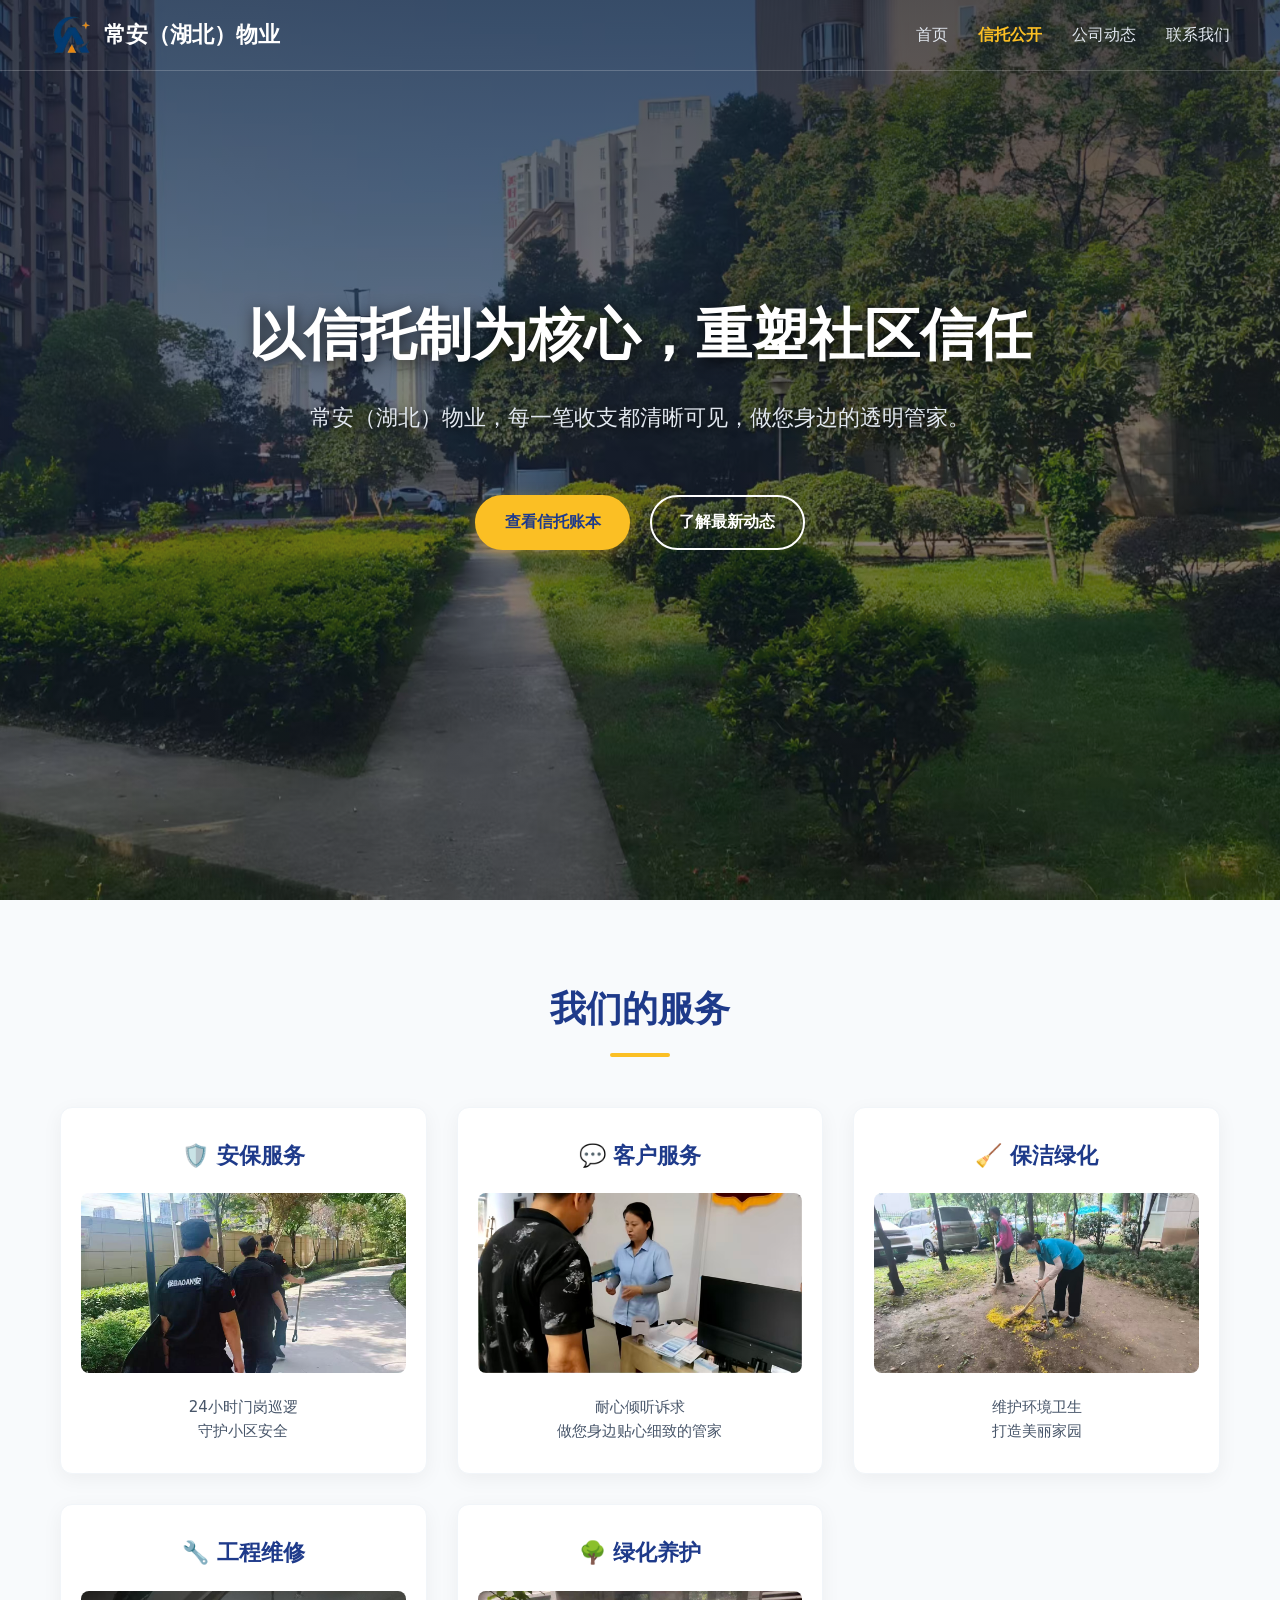
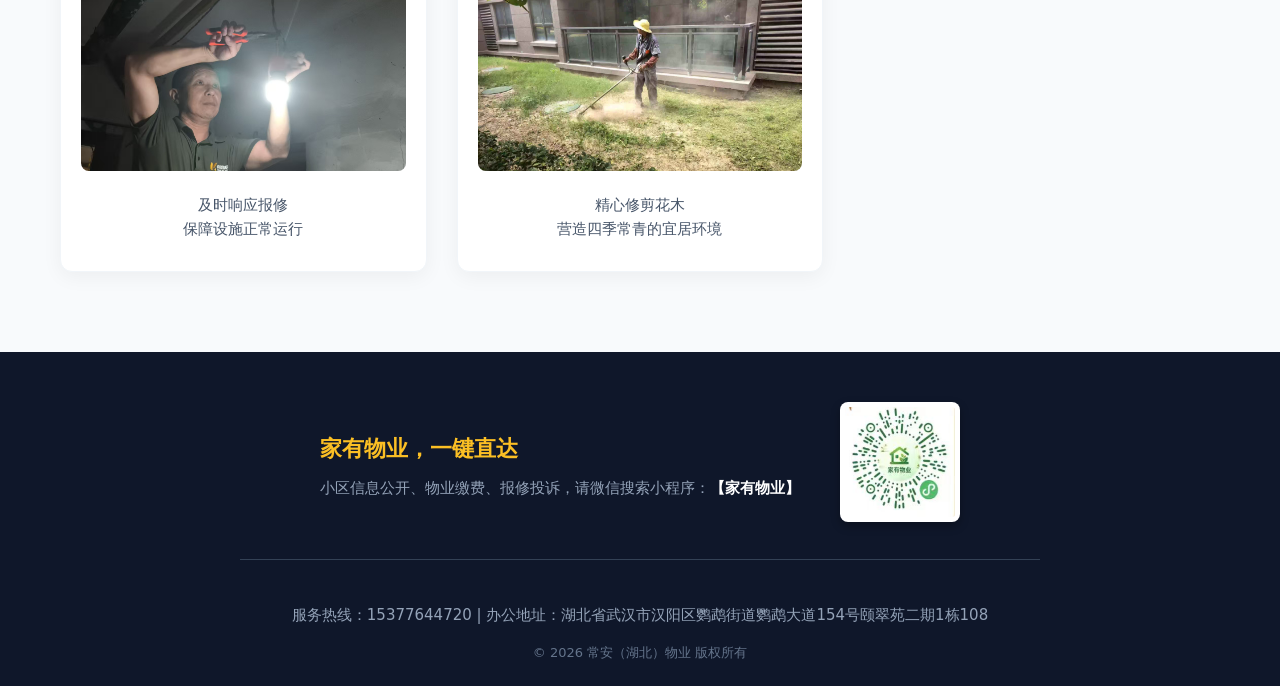
<file: index.html>
<!DOCTYPE html>
<html lang="zh-CN">
<head>
    <meta charset="UTF-8">
    <meta name="viewport" content="width=device-width, initial-scale=1.0">
    <title>常安（湖北）物业 - 智慧社区领航者</title>
    <link rel="stylesheet" href="style.css?v=1.1">
    <style>
    /* 手机端最高指令：强行覆盖所有外部CSS */
    @media (max-width: 768px) {
        .hero-section {
            height: auto !important; /* 解除高度锁定，让内容自己撑开 */
            min-height: 100vh !important; /* 让它至少占满一屏 */
            padding-bottom: 40px !important; /* 底部留点空隙 */
        }
        .hero-content h1 {
            font-size: 22px !important; /* 强制变小！ */
            letter-spacing: 0px !important;
            line-height: 1.4 !important;
        }
        .hero-content p {
            font-size: 13px !important;
            margin-bottom: 15px !important;
        }
        .hero-buttons {
            flex-direction: column !important;
            width: 80% !important;
            gap: 15px !important;
        }
        .hero-buttons a {
            width: 100% !important;
            padding: 10px 0 !important;
            font-size: 14px !important;
        }
    }
</style>
</head>
<body>
    <!-- ================= 首屏大图与导航栏连体 ================= -->
    <header class="hero-section">
        
        <!-- 1. 导航栏放在大图里面 -->
        <nav class="navbar">
            <div class="logo">
                <img src="images/logo/logo.png" alt="常安物业">
                <span>常安（湖北）物业</span>
            </div>
            <ul class="nav-links">
                <li><a href="index.html">首页</a></li>
                <li><a href="trust.html" class="highlight">信托公开</a></li>
                <li><a href="news.html">公司动态</a></li>
                <li><a href="#contact">联系我们</a></li>
            </ul>
        </nav>

        <!-- 2. 文字内容放在导航栏下方 -->
        <div class="hero-content">
            <h1>以信托制为核心，重塑社区信任</h1>
            <p>常安（湖北）物业，每一笔收支都清晰可见，做您身边的透明管家。</p>
            <div class="hero-buttons">
                <a href="trust.html" class="btn-gold">查看信托账本</a>
                <a href="news.html" class="btn-outline">了解最新动态</a>
            </div>
        </div>

    </header>
    <!-- 下面接着是你原来的 <section id="services"> 等等... -->

    <!-- 核心服务区（5个卡片一个不少） -->
    <section id="services" class="section services">
        <h2>我们的服务</h2>
        <div class="service-cards">
           <div class="card">
                <h3>🛡️ 安保服务</h3>
                <img src="images/team/ba1.jpg" alt="安保">
                <p>24小时门岗巡逻<br>守护小区安全</p>
            </div>
            <div class="card">
                <h3>💬 客户服务</h3>
                <img src="images/team/kf1.jpg" alt="客服">
                <p>耐心倾听诉求<br>做您身边贴心细致的管家</p>
            </div>
            <div class="card">
                <h3>🧹 保洁绿化</h3>
                <img src="images/team/bj1.jpg" alt="保洁">
                <p>维护环境卫生<br>打造美丽家园</p>
            </div>
            <div class="card">
                <h3>🔧 工程维修</h3>
                <img src="images/team/gc1.jpg" alt="工程">
                <p>及时响应报修<br>保障设施正常运行</p>
            </div>
            <div class="card">
                <h3>🌳 绿化养护</h3>
                <img src="images/team/lh1.jpg" alt="绿化">
                <p>精心修剪花木<br>营造四季常青的宜居环境</p>
            </div>
        </div>
    </section>

    <!-- 底部信息 -->
    <footer id="contact" class="footer">
        <div class="footer-top">
            <div class="footer-mini-info">
                <h3>家有物业，一键直达</h3>
                <p>小区信息公开、物业缴费、报修投诉，请微信搜索小程序：<strong>【家有物业】</strong></p>
            </div>
            <div class="footer-mini-img">
                <img src="images/mini-program/qrcode.jpg" alt="小程序码">
            </div>
        </div>
        <div class="footer-bottom">
            <p>服务热线：15377644720 | 办公地址：湖北省武汉市汉阳区鹦鹉街道鹦鹉大道154号颐翠苑二期1栋108</p>
            <p class="copyright">© 2026 常安（湖北）物业 版权所有</p>
        </div>
    </footer>
</body>
</html>
</file>
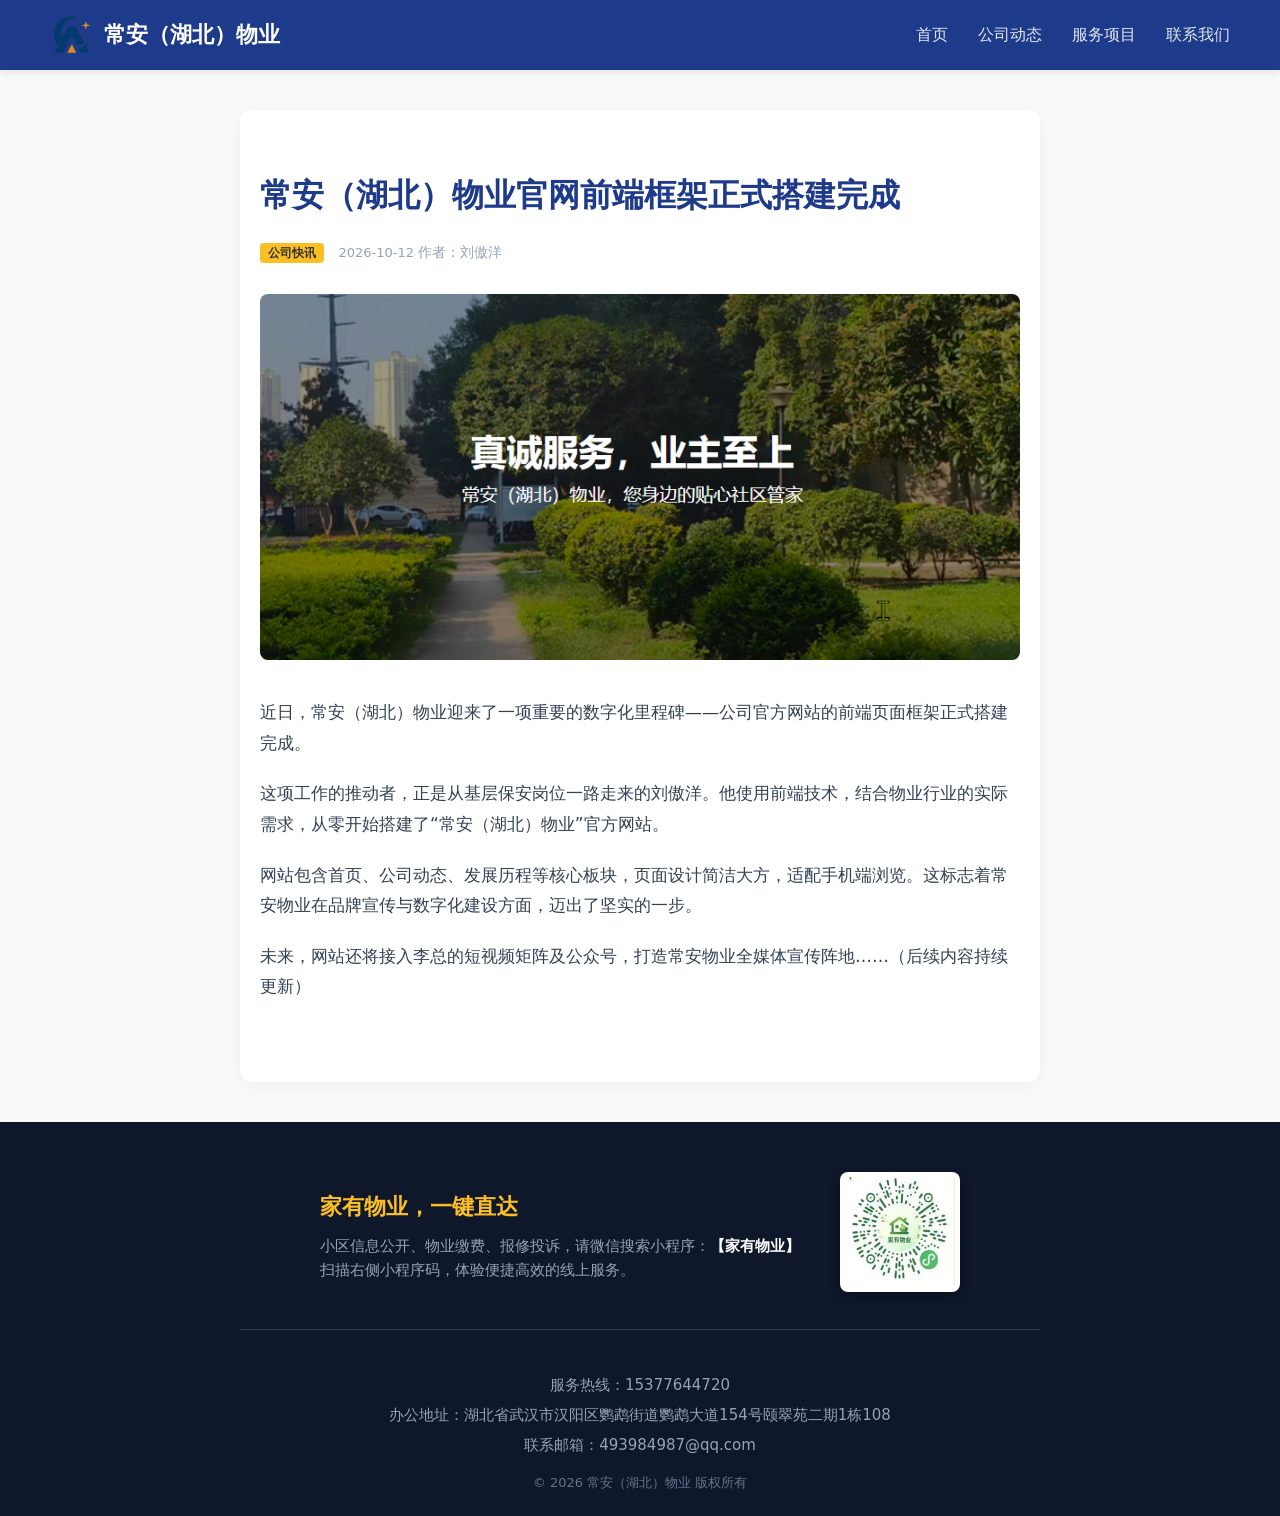
<file: news-detail.html>
<!DOCTYPE html>
<html lang="zh-CN">
<head>
    <meta charset="UTF-8">
    <meta name="viewport" content="width=device-width, initial-scale=1.0">
    <title>公司新闻 - 常安物业</title>
    <!-- 引入你的样式文件 -->
    <link rel="stylesheet" href="style.css">
    
    <!--网页图标（Favicon） -->
    <link rel="icon" type="image/png" href="images/logo.png">
</head>
<body>

  <!-- ================= 顶部导航栏 ================= -->
<nav class="navbar">
    <div class="logo">
        <img src="images/logo/logo.png" alt="常安（湖北）物业">
        <span>常安（湖北）物业</span>
    </div>
    <ul class="nav-links">
        <li><a href="index.html">首页</a></li>
        <li><a href="news.html">公司动态</a></li>
        <li><a href="index.html#services">服务项目</a></li>
        <li><a href="index.html#contact">联系我们</a></li>
    </ul>
</nav>
    <!-- ================= 2. 首屏欢迎区 ================= -->
   
   

    <!-- ================= 4. 核心服务区（Flexbox核心应用） ================= -->
    <!-- ================= 新闻详情区 ================= -->
<section class="section news-detail">
    <!-- 文章标题 -->
    <h1 class="article-title">常安（湖北）物业官网前端框架正式搭建完成</h1>
    
    <!-- 文章元信息（日期、作者、标签） -->
    <div class="article-meta">
        <span class="tag">公司快讯</span>
        <span class="date">2026-10-12</span>
        <span class="author">作者：刘傲洋</span>
    </div>

    <!-- 文章配图（先放个占位图） -->
    <img src="images/news/news1.png" alt="新闻配图" class="article-img">

    <!-- 文章正文 -->
    <div class="article-content">
        <p>近日，常安（湖北）物业迎来了一项重要的数字化里程碑——公司官方网站的前端页面框架正式搭建完成。</p>
        <p>这项工作的推动者，正是从基层保安岗位一路走来的刘傲洋。他使用前端技术，结合物业行业的实际需求，从零开始搭建了“常安（湖北）物业”官方网站。</p>
        <p>网站包含首页、公司动态、发展历程等核心板块，页面设计简洁大方，适配手机端浏览。这标志着常安物业在品牌宣传与数字化建设方面，迈出了坚实的一步。</p>
        <p>未来，网站还将接入李总的短视频矩阵及公众号，打造常安物业全媒体宣传阵地……（后续内容持续更新）</p>
    </div>
</section>
    <!-- ================= 5. 底部信息（页脚） ================= -->
     <!-- ================= 底部小程序区（转化钩子） ================= -->
<!-- ================= 底部信息（页脚）合并版 ================= -->
<footer id="contact" class="footer">
    
    <!-- 1. 小程序合并区：左文字，右二维码 -->
    <div class="footer-top">
        <div class="footer-mini-info">
            <h3>家有物业，一键直达</h3>
            <p>小区信息公开、物业缴费、报修投诉，请微信搜索小程序：<strong>【家有物业】</strong></p>
            <p>扫描右侧小程序码，体验便捷高效的线上服务。</p>
        </div>
        <div class="footer-mini-img">
            <!-- 这里放你的小程序码图片 -->
            <img src="images/mini-program/qrcode.jpg" alt="家有物业小程序码">
        </div>
    </div>

       <!-- 2. 传统联系方式与版权 -->
    <div class="footer-bottom">
        <p>服务热线：15377644720</p>
        <p>办公地址：湖北省武汉市汉阳区鹦鹉街道鹦鹉大道154号颐翠苑二期1栋108</p>
        <p>联系邮箱：493984987@qq.com</p>
        <p class="copyright">© 2026 常安（湖北）物业 版权所有</p>
    </div>
</footer>
</body>
</html>
</file>
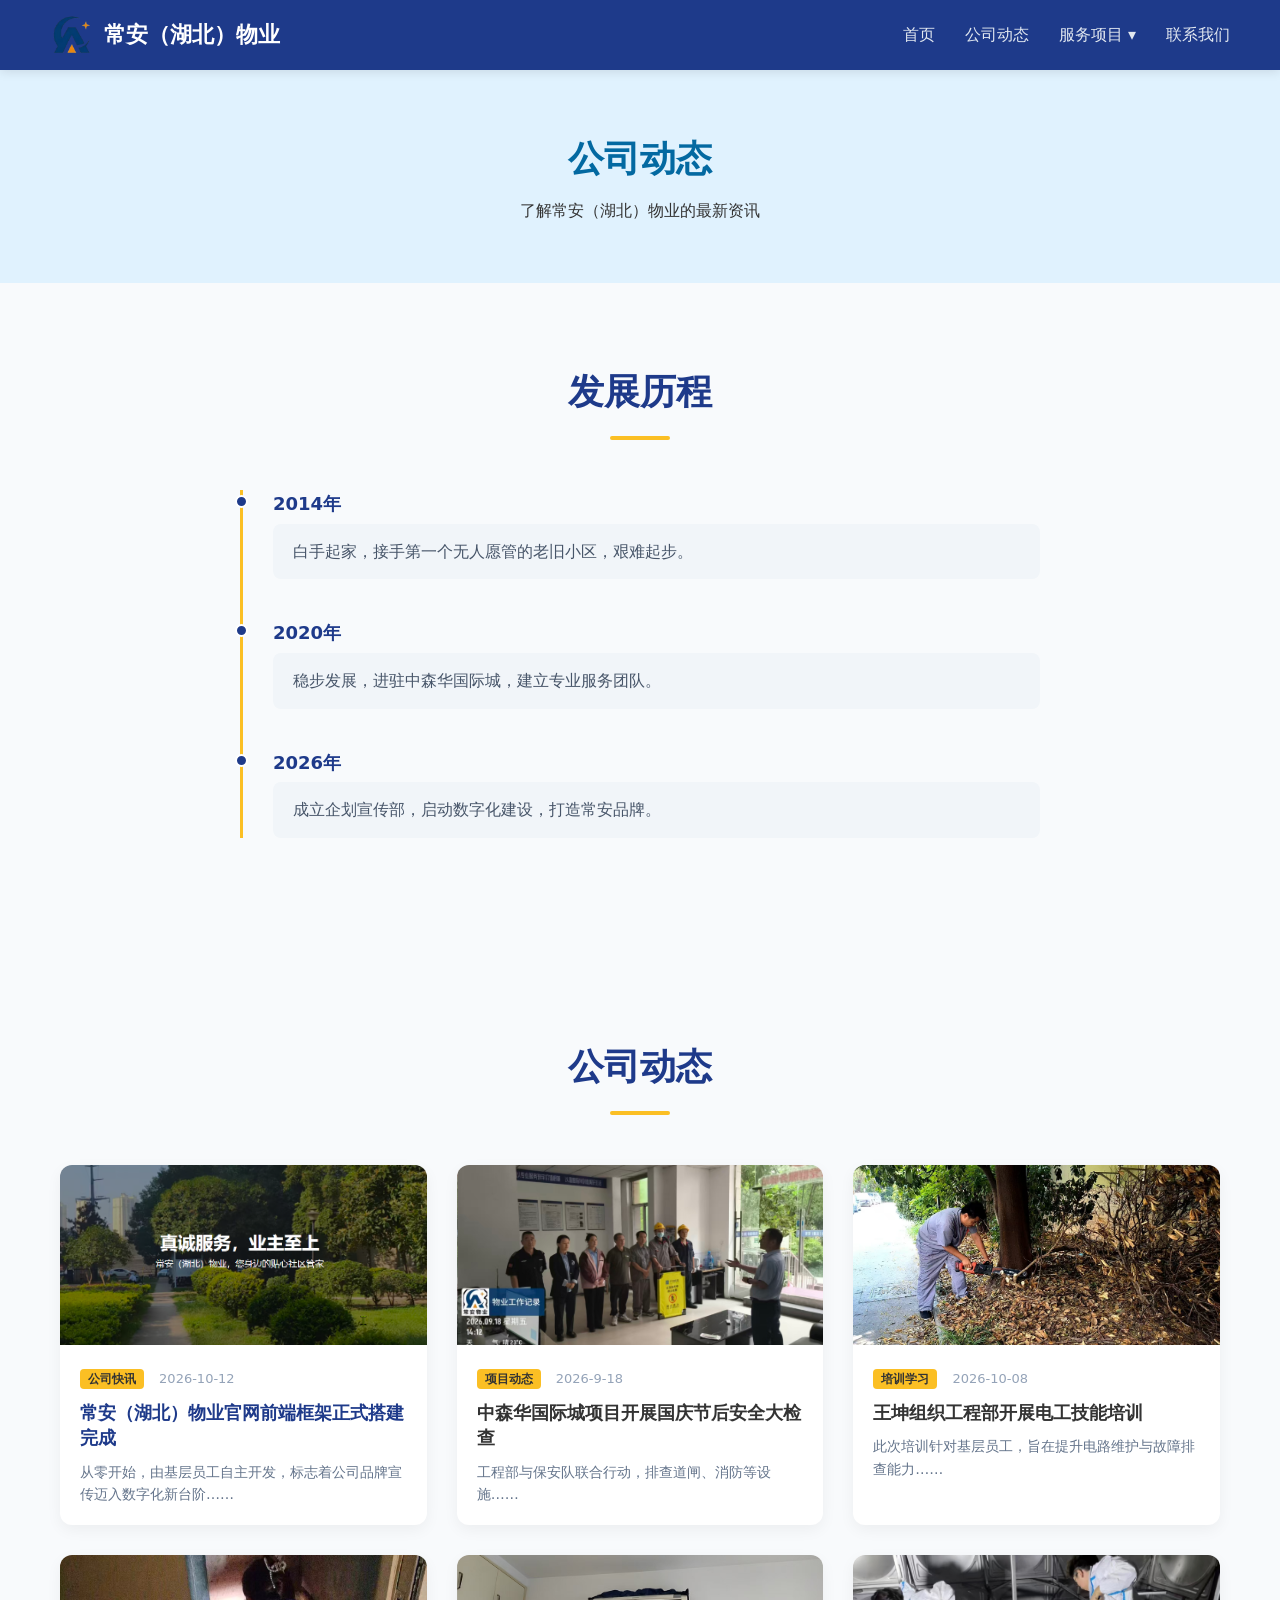
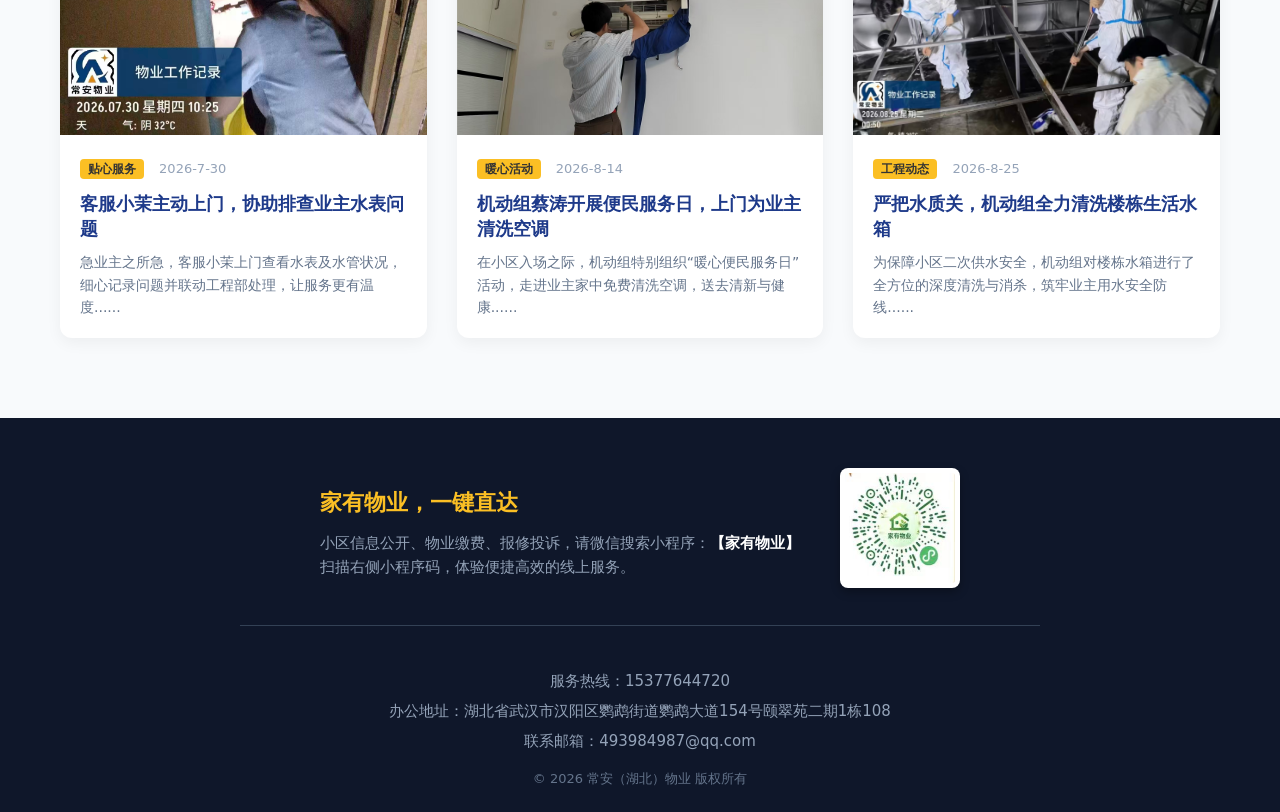
<file: news.html>
<!DOCTYPE html>
<html lang="zh-CN">
<head>
    <meta charset="UTF-8">
    <meta name="viewport" content="width=device-width, initial-scale=1.0">
    <title>公司新闻 - 常安物业</title>
    <!-- 引入你的样式文件 -->
    <link rel="stylesheet" href="style.css">
    
    <!--网页图标（Favicon） -->
    <link rel="icon" type="image/png" href="images/logo.png">
</head>
<body>

    <!-- ================= 1. 顶部导航栏 ================= -->
    <!-- 使用 nav 标签，代表这是导航区域 -->
    <nav class="navbar">

<!-- 导航栏左侧的 Logo -->
<div class="logo">
    <!-- src 路径，alt 图片加载失败时的文字 -->
    <img src="images/logo/logo.png" alt="常安（湖北）物业">
    <span>常安（湖北）物业</span>
</div>
        <!-- 右侧：导航链接列表 -->
        <ul class="nav-links">
            <li><a href="index.html">首页</a></li>
            <li><a href="#about">公司动态</a></li>
                       <li class="dropdown">
                <a href="#services">服务项目 ▾</a>
                <ul class="dropdown-content">
                    <li><a href="#services">安保服务</a></li>
                    <li><a href="#services">保洁绿化</a></li>
                    <li><a href="#services">工程维修</a></li>
                </ul>
            </li>
            <li><a href="#contact">联系我们</a></li>
        </ul>
    </nav>

    <!-- ================= 2. 首屏欢迎区 ================= -->
       <!-- 新闻列表页专属紧凑标题 -->
    <header class="page-header">
        <h1>公司动态</h1>
        <p>了解常安（湖北）物业的最新资讯</p>
    </header>

   

<!-- ================= 公司历史时间树 ================= -->
<section class="section history">
    <h2>发展历程</h2>
    <div class="timeline">
        <!-- 时间节点 1 -->
        <div class="timeline-item">
            <div class="timeline-dot"></div>
            <div class="timeline-date">2014年</div>
            <div class="timeline-content">
                <p>白手起家，接手第一个无人愿管的老旧小区，艰难起步。</p>
            </div>
        </div>
        <!-- 时间节点 2 -->
        <div class="timeline-item">
            <div class="timeline-dot"></div>
            <div class="timeline-date">2020年</div>
            <div class="timeline-content">
                <p>稳步发展，进驻中森华国际城，建立专业服务团队。</p>
            </div>
        </div>
        <!-- 时间节点 3 -->
        <div class="timeline-item">
            <div class="timeline-dot"></div>
            <div class="timeline-date">2026年</div>
            <div class="timeline-content">
                <p>成立企划宣传部，启动数字化建设，打造常安品牌。</p>
            </div>
        </div>
    </div>
</section>

    <!-- ================= 4. 核心服务区（Flexbox核心应用） ================= -->
    <section class="section news-list">
    <h2>公司动态</h2>
    
    <!-- 网格卡片容器 -->
    <div class="news-grid">
        
        <!-- 第一张新闻卡片 -->
        <div class="news-card">
            <!-- 图片部分：后期可以换成真正的活动照片 -->
            <div class="news-img" style="background-image: url('images/news/news1.png');"></div>
            <div class="news-info">
                <!-- 标签和日期 -->
                <span class="tag">公司快讯</span> <span class="date">2026-10-12</span>
               <h3><a href="news-detail.html">常安（湖北）物业官网前端框架正式搭建完成</a></h3>
                <p>从零开始，由基层员工自主开发，标志着公司品牌宣传迈入数字化新台阶……</p>
            </div>
        </div>

        <!-- 第二张新闻卡片 -->
        <div class="news-card">
            <div class="news-img" style="background-image: url('images/news/news2.jpg');"></div>
            <div class="news-info">
                <span class="tag">项目动态</span> <span class="date">2026-9-18</span>
                <h3>中森华国际城项目开展国庆节后安全大检查</h3>
                <p>工程部与保安队联合行动，排查道闸、消防等设施……</p>
            </div>
        </div>
        
        <!-- 第三张新闻卡片（自己复制扩展） -->
        <div class="news-card">
            <div class="news-img" style="background-image: url('images/news/news3.jpg');"></div>
            <div class="news-info">
                <span class="tag">培训学习</span> <span class="date">2026-10-08</span>
                <h3>王坤组织工程部开展电工技能培训</h3>
                <p>此次培训针对基层员工，旨在提升电路维护与故障排查能力……</p>
            </div>
        </div>
  
        <!-- 第四张新闻卡片（自己复制扩展） -->
      <div class="news-card">
    <div class="news-img" style="background-image: url('images/news/news4.jpg');"></div>
    <div class="news-info">
        <span class="tag">贴心服务</span> <span class="date">2026-7-30</span>
        <h3><a href="#">客服小茉主动上门，协助排查业主水表问题</a></h3>
        <p>急业主之所急，客服小茉上门查看水表及水管状况，细心记录问题并联动工程部处理，让服务更有温度......</p>
    </div>
</div>
          
        <!-- 第五张新闻卡片（自己复制扩展） -->
       <div class="news-card">
    <div class="news-img" style="background-image: url('images/news/news5.jpg');"></div>
    <div class="news-info">
        <span class="tag">暖心活动</span> <span class="date">2026-8-14</span>
        <h3><a href="#">机动组蔡涛开展便民服务日，上门为业主清洗空调</a></h3>
        <p>在小区入场之际，机动组特别组织“暖心便民服务日”活动，走进业主家中免费清洗空调，送去清新与健康......</p>
    </div>
</div>
          
        <!-- 第六张新闻卡片（自己复制扩展） -->
      <div class="news-card">
    <div class="news-img" style="background-image: url('images/news/news6.jpg');"></div>
    <div class="news-info">
        <span class="tag">工程动态</span> <span class="date">2026-8-25</span>
        <h3><a href="news-detail.html">严把水质关，机动组全力清洗楼栋生活水箱</a></h3>
        <p>为保障小区二次供水安全，机动组对楼栋水箱进行了全方位的深度清洗与消杀，筑牢业主用水安全防线......</p>
    </div>
</div>
</div>
    </section>

  <!-- ================= 5. 底部信息（页脚） ================= -->
     <!-- ================= 底部小程序区（转化钩子） ================= -->
<!-- ================= 底部信息（页脚）合并版 ================= -->
<footer id="contact" class="footer">
    
    <!-- 1. 小程序合并区：左文字，右二维码 -->
    <div class="footer-top">
        <div class="footer-mini-info">
            <h3>家有物业，一键直达</h3>
            <p>小区信息公开、物业缴费、报修投诉，请微信搜索小程序：<strong>【家有物业】</strong></p>
            <p>扫描右侧小程序码，体验便捷高效的线上服务。</p>
        </div>
        <div class="footer-mini-img">
            <!-- 这里放你的小程序码图片 -->
            <img src="images/mini-program/qrcode.jpg" alt="家有物业小程序码">
        </div>
    </div>

       <!-- 2. 传统联系方式与版权 -->
    <div class="footer-bottom">
        <p>服务热线：15377644720</p>
        <p>办公地址：湖北省武汉市汉阳区鹦鹉街道鹦鹉大道154号颐翠苑二期1栋108</p>
        <p>联系邮箱：493984987@qq.com</p>
        <p class="copyright">© 2026 常安（湖北）物业 版权所有</p>
    </div>
</footer>
</body>
</html>
</file>
<file: style.css>
/* ================= 全局基础设置 ================= */
* {
    margin: 0;
    padding: 0;
    box-sizing: border-box;
}
body {
    font-family: system-ui, -apple-system, "Microsoft YaHei", sans-serif;
    color: #333;
    line-height: 1.6;
    background-color: #f8fafc;
}
html {
    scroll-behavior: smooth;
}

/* ================= 1. 全局导航栏（默认深蓝，悬停变白） ================= */
.navbar {
    display: flex;
    justify-content: space-between;
    align-items: center;
    padding: 15px 50px;
    background-color: #1e3a8a; /* 默认深蓝底 */
    width: 100%;
    z-index: 1000;
    transition: all 0.4s ease; 
    box-shadow: 0 2px 10px rgba(0,0,0,0.1);
    position: sticky;
    top: 0;
}

/* 默认文字颜色：白 */
.logo { display: flex; align-items: center; gap: 12px; }
.logo img { height: 40px; width: auto; }
.logo span {
    color: #ffffff; 
    font-size: 22px;
    font-weight: bold;
    transition: color 0.4s ease;
}
.nav-links { list-style: none; display: flex; gap: 30px; }
.nav-links a {
    color: #e2e8f0; 
    text-decoration: none;
    font-size: 16px;
    font-weight: 500;
    transition: color 0.3s ease;
}
.nav-links a.highlight { color: #fbbf24; font-weight: bold; }

/* 👇 核心特效：所有页面，鼠标放上去强制变白底、深蓝字 */
.navbar:hover {
    background-color: #ffffff !important; /* 加 !important 强行覆盖首页的透明 */
    box-shadow: 0 5px 20px rgba(0,0,0,0.15);
}
.navbar:hover .logo span,
.navbar:hover .nav-links a {
    color: #1e3a8a !important; 
}
.navbar:hover .nav-links a.highlight,
.navbar:hover .nav-links a:hover {
    color: #fbbf24 !important; 
}

/* ================= 2. 首页专属（大图连体透明） ================= */
.hero-section {
    background-image: url('images/banner/hero-bg.jpg'); 
    background-size: cover;
    background-position: center;
    height: 100vh;
    min-height: 600px;
    display: flex;
    flex-direction: column;
    position: relative; 
}
.hero-section::before {
    content: "";
    position: absolute;
    top: 0; left: 0; width: 100%; height: 100%;
    background: linear-gradient(to bottom, rgba(10, 20, 40, 0.7), rgba(10, 20, 40, 0.3)); 
    z-index: 1;
}

/* 首页导航栏初始透明（但被悬停 !important 强制盖过） */
.hero-section .navbar {
    position: absolute; 
    top: 0; left: 0;
    background-color: transparent; /* 初始透明 */
    box-shadow: none;
    border-bottom: 1px solid rgba(255,255,255,0.2); 
}
.hero-section .navbar:hover {
    border-bottom-color: transparent; /* 悬停变白后去掉边线 */
}

/* ================= 3. 下拉菜单（完美兼容） ================= */
.dropdown {
    position: relative;
    padding-bottom: 15px;
    margin-bottom: -15px; 
}
.dropdown-content {
    display: none;
    position: absolute;
    top: 100%;
    left: 50%;
    transform: translateX(-50%);
    background-color: #1e3a8a; /* 默认深蓝，跟随主导航 */
    min-width: 130px;
    border-radius: 8px;
    box-shadow: 0 10px 25px rgba(0,0,0,0.15);
    list-style: none !important;
    padding: 8px 0;
    z-index: 1000;
}
.dropdown-content a {
    color: #e2e8f0 !important; /* 白字 */
    padding: 12px 20px;
    display: block;
    text-align: center;
    text-decoration: none;
    font-size: 15px;
    transition: all 0.2s ease;
}
.dropdown-content a:hover {
    background-color: #0f172a;
    color: #fbbf24 !important;
}
.dropdown:hover .dropdown-content {
    display: block;
}

/* 当导航栏变白时，下拉菜单也变白，字变深蓝 */
.navbar:hover .dropdown-content {
    background-color: #ffffff;
    border: 1px solid #eaeaea;
}
.navbar:hover .dropdown-content a {
    color: #1e3a8a !important;
}
.navbar:hover .dropdown-content a:hover {
    background-color: #f8fafc;
    color: #fbbf24 !important;
}
/* ================= 4. 通用区块与标题 ================= */
.section {
    padding: 80px 20px;
    max-width: 1200px;
    margin: 0 auto;
    text-align: center;
}
.section h2 {
    font-size: 36px;
    color: #1e3a8a;
    margin-bottom: 50px;
    position: relative;
    display: inline-block;
}
.section h2::after {
    content: "";
    display: block;
    width: 60px;
    height: 4px;
    background-color: #fbbf24;
    margin: 15px auto 0;
    border-radius: 2px;
}

/* ================= 5. 首页核心服务区 ================= */
.service-cards {
    display: grid;
    grid-template-columns: repeat(auto-fit, minmax(280px, 1fr));
    gap: 30px;
    justify-content: center;
}
.card {
    background: #ffffff;
    border-radius: 12px;
    padding: 30px 20px;
    box-shadow: 0 5px 20px rgba(0,0,0,0.05);
    transition: transform 0.3s ease, box-shadow 0.3s ease;
    border: 1px solid #f1f5f9;
}
.card:hover {
    transform: translateY(-8px);
    box-shadow: 0 15px 30px rgba(0,0,0,0.1);
}
.card h3 {
    font-size: 22px;
    margin-bottom: 20px;
    color: #1e3a8a;
}
.card img {
    width: 100%;
    height: 180px;
    object-fit: cover;
    border-radius: 8px;
    margin-bottom: 15px;
}
.card p {
    color: #475569;
    font-size: 15px;
}

/* ================= 6. 信托页面专属 ================= */
.trust-header {
    background-color: #e0f2fe;
    padding: 80px 20px;
    text-align: center;
}
.trust-header h1 {
    font-size: 42px;
    color: #0369a1;
    margin-bottom: 15px;
}
.trust-header p {
    font-size: 20px;
    color: #0c4a6e;
}
.data-grid {
    display: flex;
    justify-content: space-around;
    background: white;
    padding: 40px;
    border-radius: 16px;
    box-shadow: 0 10px 30px rgba(0,0,0,0.08);
    margin-top: -40px;
    position: relative;
    z-index: 10;
}
.data-box h3 {
    font-size: 48px;
    color: #fbbf24;
    margin-bottom: 10px;
    font-weight: 800;
}
.data-box p {
    font-size: 18px;
    color: #475569;
}
.dark-bg-section {
    background: #0f172a;
    border-radius: 20px;
    margin-top: 40px;
    padding: 60px 40px;
}
.dark-bg-section h2 { color: white; }
.trust-card-grid {
    display: grid;
    grid-template-columns: repeat(2, 1fr);
    gap: 30px;
}
.trust-card {
    background: #1e293b;
    border-radius: 12px;
    overflow: hidden;
    border: 1px solid #334155;
    transition: 0.3s;
}
.trust-card:hover {
    border-color: #38bdf8;
    transform: translateY(-5px);
}
.trust-card img {
    width: 100%;
    height: 200px;
    object-fit: cover;
}
.trust-card .card-text {
    padding: 25px;
    text-align: left;
}
.trust-card h3 {
    color: #38bdf8;
    font-size: 22px;
    margin-bottom: 15px;
}
.trust-card p {
    color: #94a3b8;
    font-size: 15px;
    line-height: 1.8;
}

/* ================= 7. 新闻页专属 ================= */
.page-header {
    background-color: #e0f2fe;
    text-align: center;
    padding: 60px 20px;
}
.page-header h1 {
    font-size: 36px;
    color: #0369a1;
    margin-bottom: 10px;
}
.news-grid {
    display: grid;
    grid-template-columns: repeat(3, 1fr);
    gap: 30px;
}
.news-card {
    background: #fff;
    border-radius: 12px;
    overflow: hidden;
    box-shadow: 0 5px 15px rgba(0,0,0,0.05);
    transition: 0.3s;
    text-align: left;
}
.news-card:hover {
    transform: translateY(-5px);
}
.news-img {
    height: 180px;
    background-size: cover;
    background-position: center;
    background-color: #ddd;
}
.news-info { padding: 20px; }
.news-info h3 {
    font-size: 18px;
    margin: 10px 0;
    line-height: 1.4;
}
.news-info h3 a {
    color: #1e3a8a;
    text-decoration: none;
}
.news-info h3 a:hover { color: #38bdf8; }
.news-info p {
    font-size: 14px;
    color: #64748b;
}
.tag {
    background-color: #fbbf24;
    color: #333;
    padding: 3px 8px;
    border-radius: 4px;
    font-size: 12px;
    font-weight: bold;
}
.date {
    font-size: 13px;
    color: #94a3b8;
    margin-left: 10px;
}

/* ================= 8. 新闻详情页 & 时间轴 ================= */
.news-detail {
    max-width: 800px;
    text-align: left;
    padding: 60px 20px;
    background-color: #fff;
    margin: 40px auto;
    border-radius: 12px;
    box-shadow: 0 4px 20px rgba(0,0,0,0.05);
}
.article-title {
    font-size: 32px;
    color: #1e3a8a;
    margin-bottom: 20px;
}
.article-meta {
    margin-bottom: 30px;
    font-size: 14px;
    color: #94a3b8;
}
.article-img {
    width: 100%;
    border-radius: 8px;
    margin-bottom: 30px;
}
.article-content p {
    font-size: 17px;
    line-height: 1.8;
    margin-bottom: 20px;
    color: #334155;
}
.timeline {
    position: relative;
    max-width: 800px;
    margin: 0 auto;
    text-align: left;
    padding-left: 30px;
    border-left: 3px solid #fbbf24;
}
.timeline-item {
    position: relative;
    margin-bottom: 40px;
}
.timeline-dot {
    position: absolute;
    left: -38px;
    top: 5px;
    width: 13px;
    height: 13px;
    background-color: #1e3a8a;
    border-radius: 50%;
    border: 2px solid white;
}
.timeline-date {
    font-weight: bold;
    font-size: 18px;
    color: #1e3a8a;
    margin-bottom: 5px;
}
.timeline-content {
    background-color: #f1f5f9;
    padding: 15px 20px;
    border-radius: 8px;
    color: #475569;
}

/* ================= 9. 底部信息 ================= */
.footer {
    background-color: #0f172a;
    color: #94a3b8;
    padding: 50px 20px 20px;
    font-size: 15px;
}
.footer-top {
    display: flex;
    justify-content: center;
    align-items: center;
    gap: 40px;
    max-width: 800px;
    margin: 0 auto 40px;
    padding-bottom: 30px;
    border-bottom: 1px solid #334155;
}
.footer-mini-info h3 {
    color: #fbbf24;
    font-size: 22px;
    margin-bottom: 10px;
}
.footer-mini-info strong { color: white; }
.footer-mini-img img {
    width: 120px;
    height: 120px;
    border-radius: 8px;
    background: white;
    padding: 5px;
    box-shadow: 0 4px 10px rgba(0,0,0,0.3);
}
.footer-bottom {
    text-align: center;
    line-height: 2;
}
.footer-bottom .copyright {
    font-size: 13px;
    color: #64748b;
    margin-top: 10px;
}

/* ================= 10. 手机端极致适配 ================= */
@media (max-width: 768px) {
    /* 导航栏堆叠 */
    .navbar {
        flex-direction: column;
        gap: 10px;
        padding: 15px 10px;
        background-color: #ffffff !important; 
    }
    .navbar .logo span, .navbar .nav-links a {
        color: #1e3a8a !important;
        font-size: 16px; /* 手机端菜单字稍微小一点 */
    }
    
    /* 手机端导航栏不再悬浮在图片上，而是变成实心白条 */
    .hero-section .navbar {
        position: relative;
        background-color: #ffffff !important;
        border-bottom: 1px solid #eaeaea;
    }
    
    .nav-links {
        flex-wrap: wrap;
        justify-content: center;
        gap: 12px;
    }
    
    /* 👇 核心修复：首屏文字强制缩小并防止撑爆 👇 */
    .hero-section {
        height: 70vh; /* 手机端高度稍微小一点 */
        min-height: 400px;
    }
    .hero-section h1 {
        font-size: 26px !important; /* 强制锁死字号为26，绝不让它乱换行 */
        line-height: 1.3 !important; /* 压低行高 */
        letter-spacing: 1px !important; /* 字间距缩小 */
        margin-bottom: 15px !important;
    }
    .hero-section p {
        font-size: 14px !important;
        padding: 0 15px; /* 左右留白，防止文字贴边 */
        margin-bottom: 25px !important;
    }
    
    /* 👇 按钮组：手机上改为一上一下，填满宽度更好点 👇 */
    .hero-buttons {
        flex-direction: column !important; /* 强制变成上下两排 */
        gap: 12px !important;
        width: 85% !important; /* 按钮组整体宽度 */
        margin: 0 auto; /* 居中 */
    }
    .hero-buttons a {
        width: 100% !important; /* 按钮占满宽度 */
        padding: 12px 0 !important;
        font-size: 15px !important;
    }
    
    /* 卡片变成单列 */
    .service-cards, .trust-card-grid, .news-grid {
        grid-template-columns: 1fr;
    }
    
    /* 信托数据堆叠 */
    .data-grid {
        flex-direction: column;
        gap: 30px;
        text-align: center;
        margin-top: 20px;
    }
    
    /* 页脚堆叠 */
    .footer-top {
        flex-direction: column;
        text-align: center;
    }

    /* 手机端下拉菜单防断层（因为导航栏变成多行了，不需要桥接） */
    .dropdown {
        padding-bottom: 0;
        margin-bottom: 0;
    }
}
/* ================= 首屏文字终极修复补丁 ================= */
.hero-section {
    display: flex !important;
    flex-direction: column !important;
}

/* 强制文字区域垂直居中，并具有极高的层级（防止被遮罩挡住） */
.hero-content {
    flex: 1 !important;
    display: flex !important;
    flex-direction: column !important;
    justify-content: center !important;
    align-items: center !important;
    text-align: center !important;
    position: relative !important;
    z-index: 999 !important; /* 强行顶到最上层 */
    margin-top: -60px; /* 稍微往上提一点，视觉更平衡 */
}

/* 强制标题为白色，并加粗 */
.hero-content h1 {
    color: #ffffff !important; 
    font-size: 56px !important;
    font-weight: 800 !important;
    text-shadow: 2px 4px 15px rgba(0,0,0,0.8) !important;
    margin-bottom: 20px !important;
}

/* 强制副标题为浅色 */
.hero-content p {
    color: #e2e8f0 !important;
    font-size: 22px !important;
    text-shadow: 1px 2px 10px rgba(0,0,0,0.8) !important;
    margin-bottom: 40px !important;
}
/* ================= 按钮样式终极封印 ================= */

/* 1. 按钮父容器：让两个按钮横向排开，居中对齐 */
.hero-buttons {
    display: flex !important;
    justify-content: center !important;
    align-items: center !important;
    gap: 20px !important; /* 两个按钮之间的间距 */
    margin-top: 20px !important;
}

/* 2. 金色主按钮：查看信托账本 */
.btn-gold {
    display: inline-block !important;
    background-color: #fbbf24 !important; /* 金色背景 */
    color: #1e3a8a !important; /* 深蓝色文字 */
    padding: 14px 35px !important; /* 内边距让按钮变胖 */
    border-radius: 50px !important; /* 大圆角 */
    text-decoration: none !important; /* 👈 强制干掉下划线 */
    font-size: 16px !important;
    font-weight: bold !important;
    border: 2px solid #fbbf24 !important;
    transition: all 0.3s ease !important;
    box-shadow: 0 4px 15px rgba(251, 191, 36, 0.4) !important;
}

.btn-gold:hover {
    transform: translateY(-3px) !important;
    box-shadow: 0 8px 25px rgba(251, 191, 36, 0.6) !important;
    color: #1e3a8a !important;
}

/* 3. 透明轮廓按钮：了解最新动态 */
.btn-outline {
    display: inline-block !important;
    background-color: transparent !important;
    color: #ffffff !important; /* 纯白文字 */
    padding: 14px 35px !important;
    border-radius: 50px !important;
    text-decoration: none !important; /* 👈 强制干掉下划线 */
    font-size: 16px !important;
    font-weight: bold !important;
    border: 2px solid #ffffff !important; /* 白色边框 */
    transition: all 0.3s ease !important;
}

.btn-outline:hover {
    background-color: #ffffff !important;
    color: #1e3a8a !important; /* 悬停变蓝字 */
}
</file>
